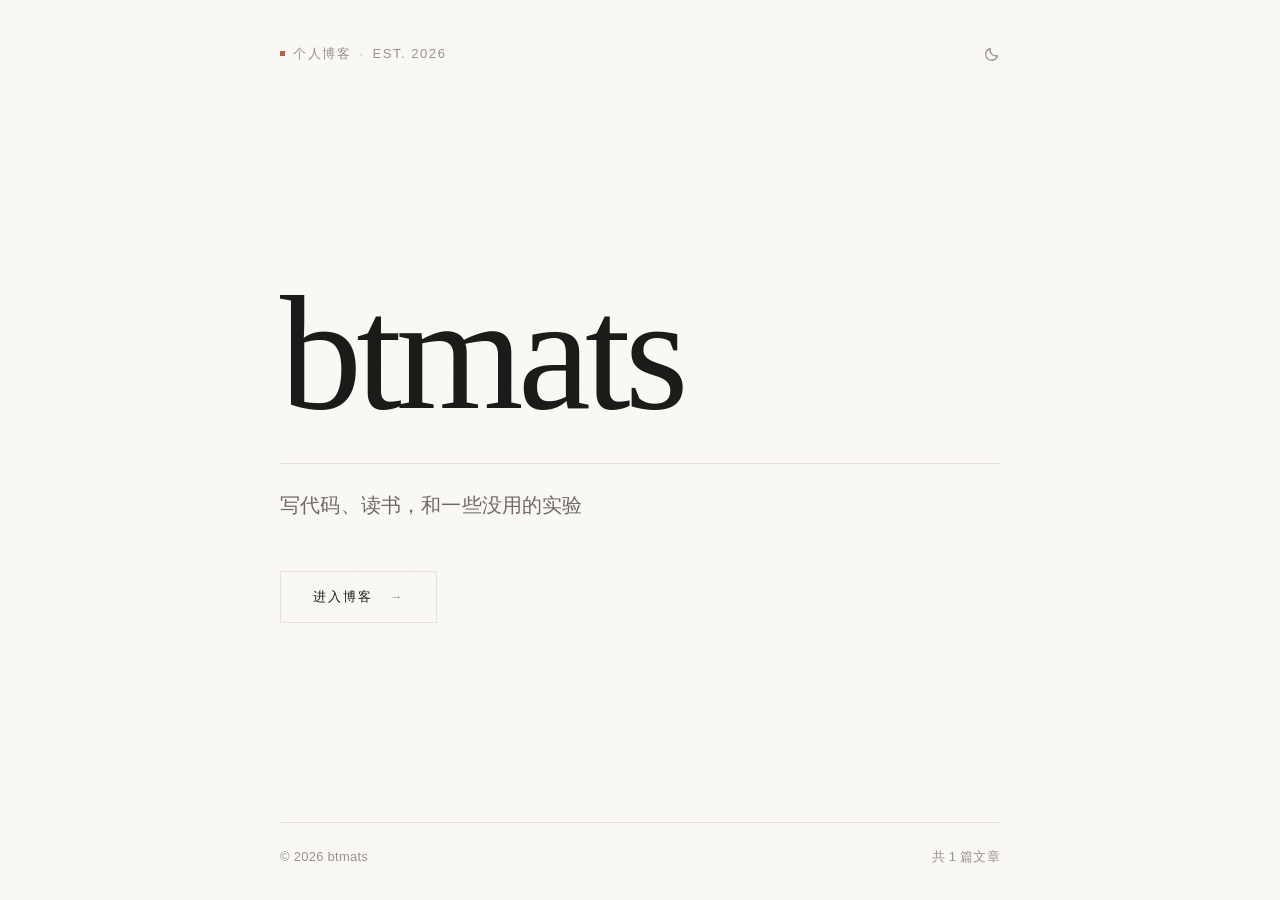
<file: index.html>
<!DOCTYPE html>
<html lang="zh-CN">
<head>
  
<meta charset="utf-8">
<meta name="viewport" content="width=device-width, initial-scale=1">
<script>
  /* 深色模式：在首次绘制之前定下主题，避免闪一下白 */
  (function () {
    var saved = null;
    try { saved = localStorage.getItem('btmats-theme'); } catch (e) {}
    if (saved !== 'light' && saved !== 'dark') {
      saved = (window.matchMedia && window.matchMedia('(prefers-color-scheme: dark)').matches) ? 'dark' : 'light';
    }
    document.documentElement.setAttribute('data-theme', saved);
  })();
</script>
<title>btmats</title>
<meta name="description" content="写代码、读书，和一些没用的实验">
<meta name="color-scheme" content="light dark">
<meta name="theme-color" content="#FAF9F6">
<link rel="canonical" href="https://btmats.github.io/">
<meta property="og:title" content="btmats">
<meta property="og:description" content="写代码、读书，和一些没用的实验">
<meta property="og:type" content="website">
<meta property="og:site_name" content="btmats">
<meta property="og:url" content="https://btmats.github.io/">

<link rel="preconnect" href="https://fonts.googleapis.cn" crossorigin>
<link rel="preconnect" href="https://fonts.gstatic.cn" crossorigin>
<link rel="stylesheet" href="https://fonts.googleapis.cn/css2?family=EB+Garamond:ital,wght@0,400;0,500&amp;family=IBM+Plex+Sans:wght@400;500&amp;family=Noto+Sans+SC:wght@400&amp;family=Noto+Serif+SC:wght@400;500&amp;display=swap" media="print" onload="this.media='all'">
<noscript><link rel="stylesheet" href="https://fonts.googleapis.cn/css2?family=EB+Garamond:ital,wght@0,400;0,500&amp;family=IBM+Plex+Sans:wght@400;500&amp;family=Noto+Sans+SC:wght@400&amp;family=Noto+Serif+SC:wght@400;500&amp;display=swap"></noscript>
<link rel="stylesheet" href="/css/tokens.css">
<link rel="stylesheet" href="/css/style.css">
<script>if(!(window.matchMedia&&window.matchMedia('(prefers-reduced-motion: reduce)').matches)){document.documentElement.classList.add('js-reveal')}</script>

<meta name="generator" content="Hexo 7.3.0"></head>
<body class="is-cover">
  
    
<div class="cover">
  <header class="cover__bar">
    <p class="cover__meta">
      <span class="cover__mark" aria-hidden="true"></span>个人博客
      <span class="cover__sep" aria-hidden="true">·</span>
      <span>EST. 2026</span>
    </p>
    <button class="theme-toggle" type="button" data-theme-toggle aria-label="切换到深色" title="切换到深色">
  <span class="theme-toggle__icon theme-toggle__icon--moon" aria-hidden="true">
    <svg viewBox="0 0 16 16" width="16" height="16" fill="none" stroke="currentColor" stroke-width="1.3" stroke-linecap="round" stroke-linejoin="round"><path d="M13.4 9.7A5.9 5.9 0 0 1 6.3 2.6 5.9 5.9 0 1 0 13.4 9.7Z"/></svg>
  </span>
  <span class="theme-toggle__icon theme-toggle__icon--sun" aria-hidden="true">
    <svg viewBox="0 0 16 16" width="16" height="16" fill="none" stroke="currentColor" stroke-width="1.3" stroke-linecap="round"><circle cx="8" cy="8" r="3.1"/><path d="M8 1.1v1.7M8 13.2v1.7M1.1 8h1.7M13.2 8h1.7M3.2 3.2l1.2 1.2M11.6 11.6l1.2 1.2M12.8 3.2l-1.2 1.2M4.4 11.6l-1.2 1.2"/></svg>
  </span>
</button>

  </header>

  <main class="cover__main">
    <h1 class="cover__name">btmats</h1>
    <div class="cover__rule" aria-hidden="true"></div>
    <p class="cover__tagline">写代码、读书，和一些没用的实验</p>
    <a class="cover__enter" href="/blog/">
      <span class="cover__enter-label">进入博客</span>
      <span class="cover__enter-arrow" aria-hidden="true">→</span>
    </a>
  </main>

  <footer class="cover__foot">
    <span>&copy; 2026 btmats</span>
    <span>共 1 篇文章</span>
  </footer>
</div>

  
  <script src="/js/site.js" defer></script>
</body>
</html>
</file>
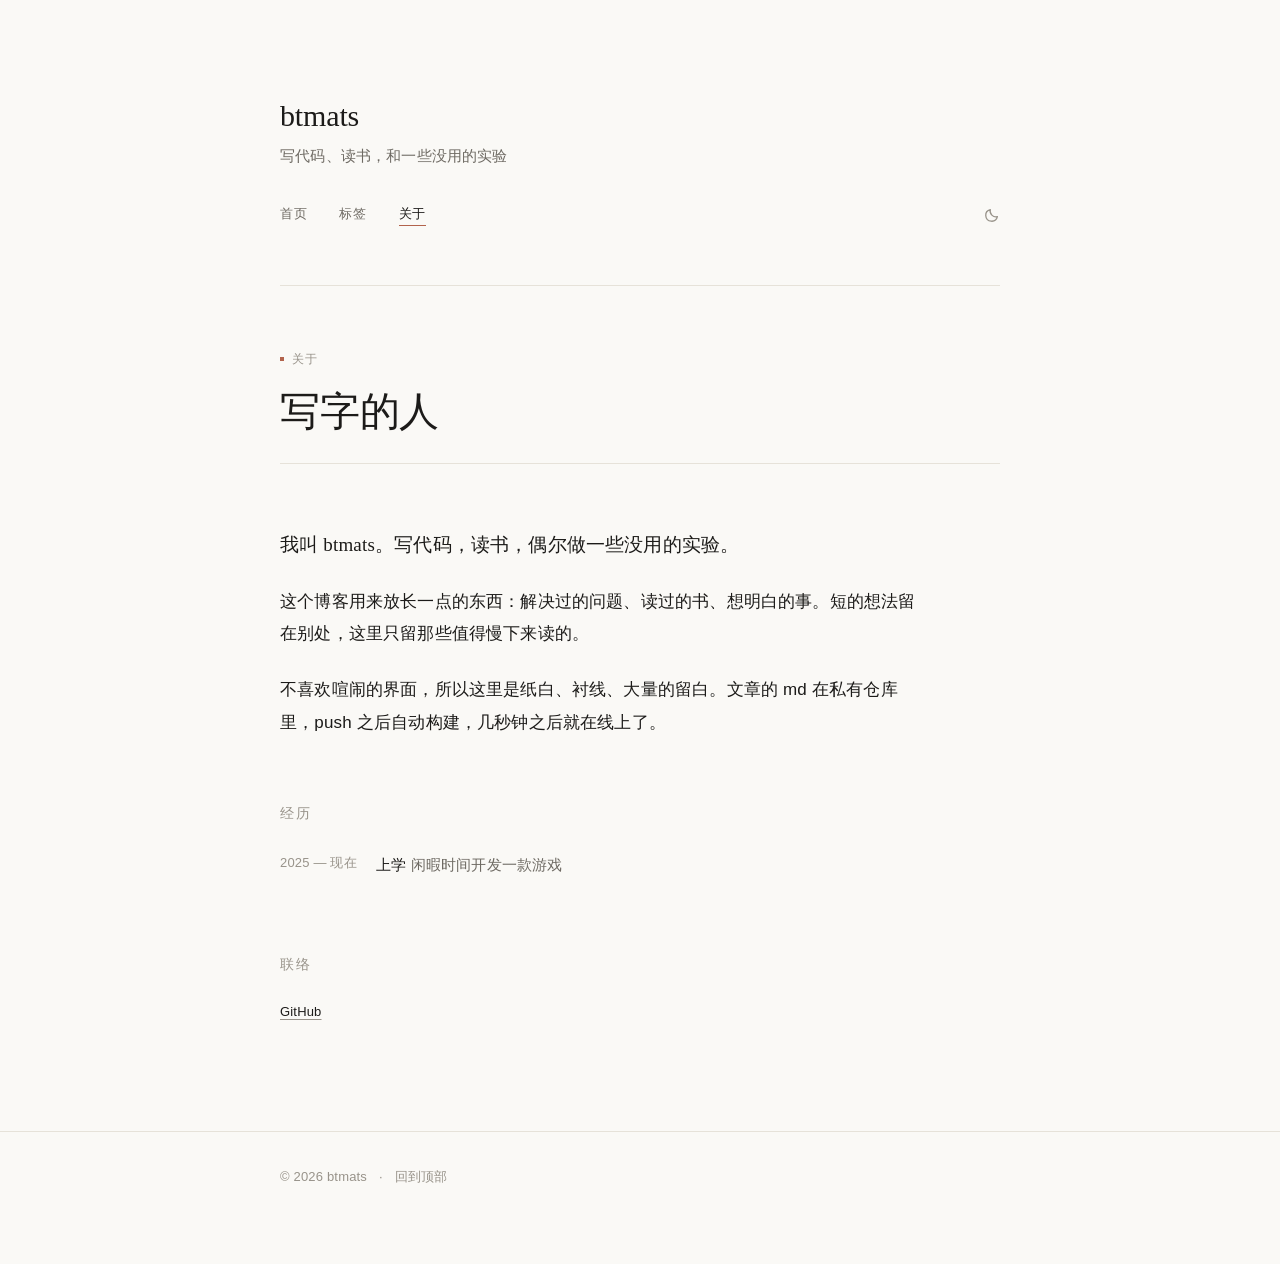
<file: about/index.html>
<!DOCTYPE html>
<html lang="zh-CN">
<head>
  
<meta charset="utf-8">
<meta name="viewport" content="width=device-width, initial-scale=1">
<script>
  /* 深色模式：在首次绘制之前定下主题，避免闪一下白 */
  (function () {
    var saved = null;
    try { saved = localStorage.getItem('btmats-theme'); } catch (e) {}
    if (saved !== 'light' && saved !== 'dark') {
      saved = (window.matchMedia && window.matchMedia('(prefers-color-scheme: dark)').matches) ? 'dark' : 'light';
    }
    document.documentElement.setAttribute('data-theme', saved);
  })();
</script>
<title>关于 · btmats</title>
<meta name="description" content="写代码、读书，和一些没用的实验">
<meta name="color-scheme" content="light dark">
<meta name="theme-color" content="#FAF9F6">
<link rel="canonical" href="https://btmats.github.io/about/">
<meta property="og:title" content="关于">
<meta property="og:description" content="写代码、读书，和一些没用的实验">
<meta property="og:type" content="website">
<meta property="og:site_name" content="btmats">
<meta property="og:url" content="https://btmats.github.io/about/">

<link rel="preconnect" href="https://fonts.googleapis.cn" crossorigin>
<link rel="preconnect" href="https://fonts.gstatic.cn" crossorigin>
<link rel="stylesheet" href="https://fonts.googleapis.cn/css2?family=EB+Garamond:ital,wght@0,400;0,500&amp;family=IBM+Plex+Sans:wght@400;500&amp;family=Noto+Sans+SC:wght@400&amp;family=Noto+Serif+SC:wght@400;500&amp;display=swap" media="print" onload="this.media='all'">
<noscript><link rel="stylesheet" href="https://fonts.googleapis.cn/css2?family=EB+Garamond:ital,wght@0,400;0,500&amp;family=IBM+Plex+Sans:wght@400;500&amp;family=Noto+Sans+SC:wght@400&amp;family=Noto+Serif+SC:wght@400;500&amp;display=swap"></noscript>
<link rel="stylesheet" href="/css/tokens.css">
<link rel="stylesheet" href="/css/style.css">
<script>if(!(window.matchMedia&&window.matchMedia('(prefers-reduced-motion: reduce)').matches)){document.documentElement.classList.add('js-reveal')}</script>

<meta name="generator" content="Hexo 7.3.0"></head>
<body>
  
    <a class="skip" href="#main">跳到正文</a>
    
<header class="site-head">
  <div class="wrap">
    
      <p class="site-brand"><a href="/blog/">btmats</a></p>
    
    
      <p class="site-tagline">写代码、读书，和一些没用的实验</p>
    
    <div class="site-bar">
      <nav class="site-nav" aria-label="主导航">
        
          
          <a class="site-nav__link" href="/blog/">首页</a>
        
          
          <a class="site-nav__link" href="/tags/">标签</a>
        
          
          <a class="site-nav__link is-current" href="/about/" aria-current="page">关于</a>
        
      </nav>
      <button class="theme-toggle" type="button" data-theme-toggle aria-label="切换到深色" title="切换到深色">
  <span class="theme-toggle__icon theme-toggle__icon--moon" aria-hidden="true">
    <svg viewBox="0 0 16 16" width="16" height="16" fill="none" stroke="currentColor" stroke-width="1.3" stroke-linecap="round" stroke-linejoin="round"><path d="M13.4 9.7A5.9 5.9 0 0 1 6.3 2.6 5.9 5.9 0 1 0 13.4 9.7Z"/></svg>
  </span>
  <span class="theme-toggle__icon theme-toggle__icon--sun" aria-hidden="true">
    <svg viewBox="0 0 16 16" width="16" height="16" fill="none" stroke="currentColor" stroke-width="1.3" stroke-linecap="round"><circle cx="8" cy="8" r="3.1"/><path d="M8 1.1v1.7M8 13.2v1.7M1.1 8h1.7M13.2 8h1.7M3.2 3.2l1.2 1.2M11.6 11.6l1.2 1.2M12.8 3.2l-1.2 1.2M4.4 11.6l-1.2 1.2"/></svg>
  </span>
</button>

    </div>
    <hr class="rule">
  </div>
</header>

    <main class="main wrap" id="main">
      <article class="article">
  <header class="article__head">
    <p class="kicker">
      <span class="kicker__dot" aria-hidden="true"></span>关于
    </p>
    <h1 class="article__title">写字的人</h1>
  </header>
  <hr class="article__rule">
  <div class="prose prose--about">
    <p>我叫 btmats。写代码，读书，偶尔做一些没用的实验。</p>
<p>这个博客用来放长一点的东西：解决过的问题、读过的书、想明白的事。短的想法留在别处，这里只留那些值得慢下来读的。</p>
<p>不喜欢喧闹的界面，所以这里是纸白、衬线、大量的留白。文章的 md 在私有仓库里，push 之后自动构建，几秒钟之后就在线上了。</p>
<!-- 上面三段随意改；删掉某一段不会留下空隙。经历与联络在 front-matter 里，不想显示就整段删掉。 -->

  </div>
  
    <section class="about__section">
      <h2 class="about__label">经历</h2>
      
        <div class="about__row">
          <div class="about__years">2025 — 现在</div>
          <div class="about__what">上学 <span>闲暇时间开发一款游戏</span></div>
        </div>
      
    </section>
  
  
    <section class="about__section">
      <h2 class="about__label">联络</h2>
      <div class="about__contact">
        
          <a target="_blank" rel="noopener" href="https://github.com/btmats">GitHub</a>
        
      </div>
    </section>
  
</article>

    </main>
    
<footer class="site-foot">
  <div class="wrap">
    <div class="site-foot__inner">
      <span>&copy; 2026 btmats</span>
      <span aria-hidden="true">·</span>
      
      <a href="#main">回到顶部</a>
    </div>
  </div>
</footer>

  
  <script src="/js/site.js" defer></script>
</body>
</html>
</file>
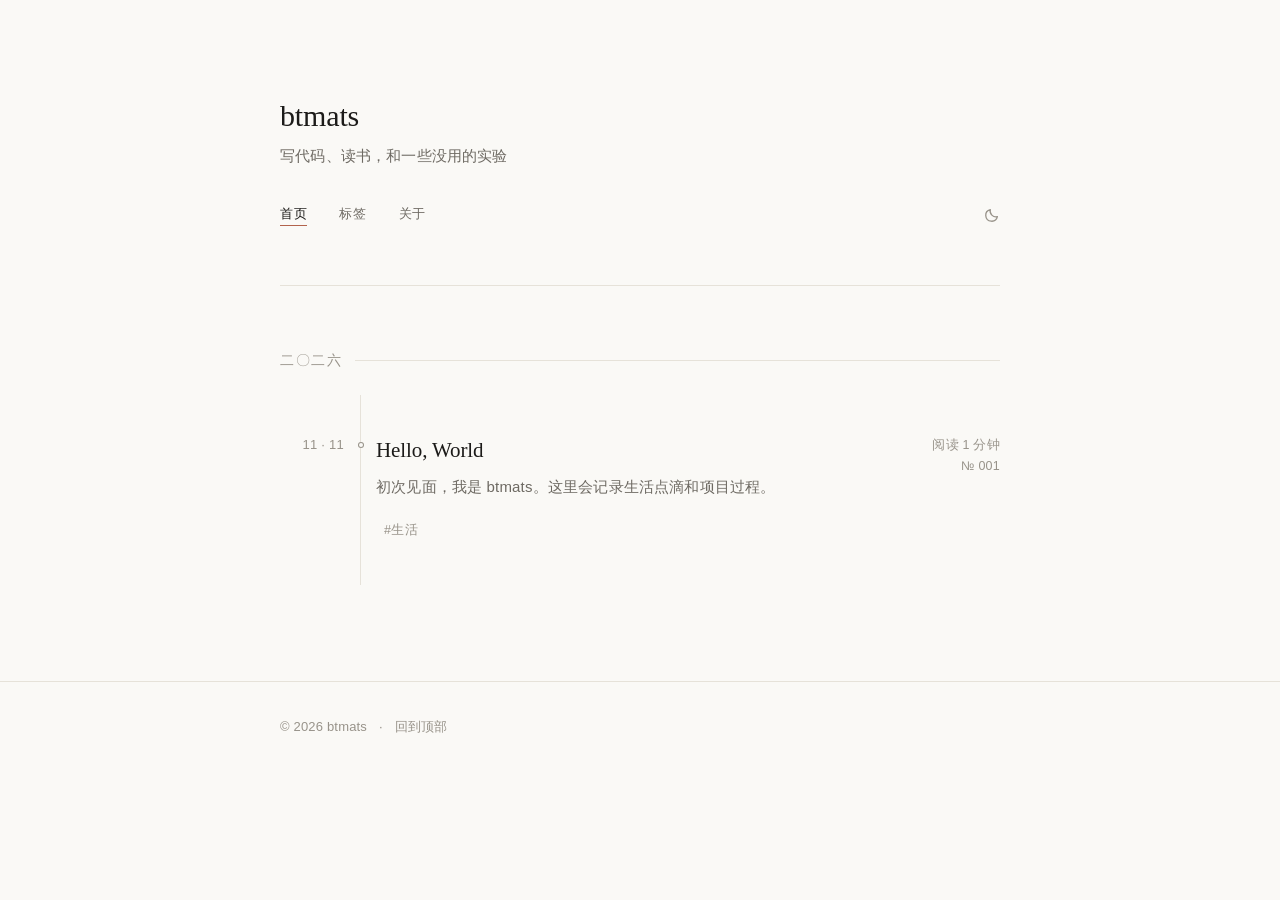
<file: blog/index.html>
<!DOCTYPE html>
<html lang="zh-CN">
<head>
  
<meta charset="utf-8">
<meta name="viewport" content="width=device-width, initial-scale=1">
<script>
  /* 深色模式：在首次绘制之前定下主题，避免闪一下白 */
  (function () {
    var saved = null;
    try { saved = localStorage.getItem('btmats-theme'); } catch (e) {}
    if (saved !== 'light' && saved !== 'dark') {
      saved = (window.matchMedia && window.matchMedia('(prefers-color-scheme: dark)').matches) ? 'dark' : 'light';
    }
    document.documentElement.setAttribute('data-theme', saved);
  })();
</script>
<title>btmats</title>
<meta name="description" content="写代码、读书，和一些没用的实验">
<meta name="color-scheme" content="light dark">
<meta name="theme-color" content="#FAF9F6">
<link rel="canonical" href="https://btmats.github.io/blog/">
<meta property="og:title" content="btmats">
<meta property="og:description" content="写代码、读书，和一些没用的实验">
<meta property="og:type" content="website">
<meta property="og:site_name" content="btmats">
<meta property="og:url" content="https://btmats.github.io/blog/">

<link rel="preconnect" href="https://fonts.googleapis.cn" crossorigin>
<link rel="preconnect" href="https://fonts.gstatic.cn" crossorigin>
<link rel="stylesheet" href="https://fonts.googleapis.cn/css2?family=EB+Garamond:ital,wght@0,400;0,500&amp;family=IBM+Plex+Sans:wght@400;500&amp;family=Noto+Sans+SC:wght@400&amp;family=Noto+Serif+SC:wght@400;500&amp;display=swap" media="print" onload="this.media='all'">
<noscript><link rel="stylesheet" href="https://fonts.googleapis.cn/css2?family=EB+Garamond:ital,wght@0,400;0,500&amp;family=IBM+Plex+Sans:wght@400;500&amp;family=Noto+Sans+SC:wght@400&amp;family=Noto+Serif+SC:wght@400;500&amp;display=swap"></noscript>
<link rel="stylesheet" href="/css/tokens.css">
<link rel="stylesheet" href="/css/style.css">
<script>if(!(window.matchMedia&&window.matchMedia('(prefers-reduced-motion: reduce)').matches)){document.documentElement.classList.add('js-reveal')}</script>

<meta name="generator" content="Hexo 7.3.0"></head>
<body>
  
    <a class="skip" href="#main">跳到正文</a>
    
<header class="site-head">
  <div class="wrap">
    
      <h1 class="site-brand"><a href="/blog/">btmats</a></h1>
    
    
      <p class="site-tagline">写代码、读书，和一些没用的实验</p>
    
    <div class="site-bar">
      <nav class="site-nav" aria-label="主导航">
        
          
          <a class="site-nav__link is-current" href="/blog/" aria-current="page">首页</a>
        
          
          <a class="site-nav__link" href="/tags/">标签</a>
        
          
          <a class="site-nav__link" href="/about/">关于</a>
        
      </nav>
      <button class="theme-toggle" type="button" data-theme-toggle aria-label="切换到深色" title="切换到深色">
  <span class="theme-toggle__icon theme-toggle__icon--moon" aria-hidden="true">
    <svg viewBox="0 0 16 16" width="16" height="16" fill="none" stroke="currentColor" stroke-width="1.3" stroke-linecap="round" stroke-linejoin="round"><path d="M13.4 9.7A5.9 5.9 0 0 1 6.3 2.6 5.9 5.9 0 1 0 13.4 9.7Z"/></svg>
  </span>
  <span class="theme-toggle__icon theme-toggle__icon--sun" aria-hidden="true">
    <svg viewBox="0 0 16 16" width="16" height="16" fill="none" stroke="currentColor" stroke-width="1.3" stroke-linecap="round"><circle cx="8" cy="8" r="3.1"/><path d="M8 1.1v1.7M8 13.2v1.7M1.1 8h1.7M13.2 8h1.7M3.2 3.2l1.2 1.2M11.6 11.6l1.2 1.2M12.8 3.2l-1.2 1.2M4.4 11.6l-1.2 1.2"/></svg>
  </span>
</button>

    </div>
    <hr class="rule">
  </div>
</header>

    <main class="main wrap" id="main">
      

  

  <section class="year">
    <h2 class="year__label">二〇二六</h2>
    <ul class="items">
      
        <li class="item" data-reveal>
          <span class="item__sep" aria-hidden="true"></span>
          <div class="item__date">11 · 11</div>
          <div class="item__body">
            <h3 class="item__title"><a href="/2026/11/11/hello-world/">Hello, World</a></h3>
            
            
              <p class="item__excerpt">初次见面，我是 btmats。这里会记录生活点滴和项目过程。</p>
            
            
              <ul class="item__tags">
                
                  <li><a class="item__tag" href="/tags/%E7%94%9F%E6%B4%BB/">#生活</a></li>
                
              </ul>
            
          </div>
          <div class="item__aside">
            <span>阅读 1 分钟</span>
            <span>№ 001</span>
          </div>
        </li>
        
      
    </ul>
  </section>


  


    </main>
    
<footer class="site-foot">
  <div class="wrap">
    <div class="site-foot__inner">
      <span>&copy; 2026 btmats</span>
      <span aria-hidden="true">·</span>
      
      <a href="#main">回到顶部</a>
    </div>
  </div>
</footer>

  
  <script src="/js/site.js" defer></script>
</body>
</html>
</file>
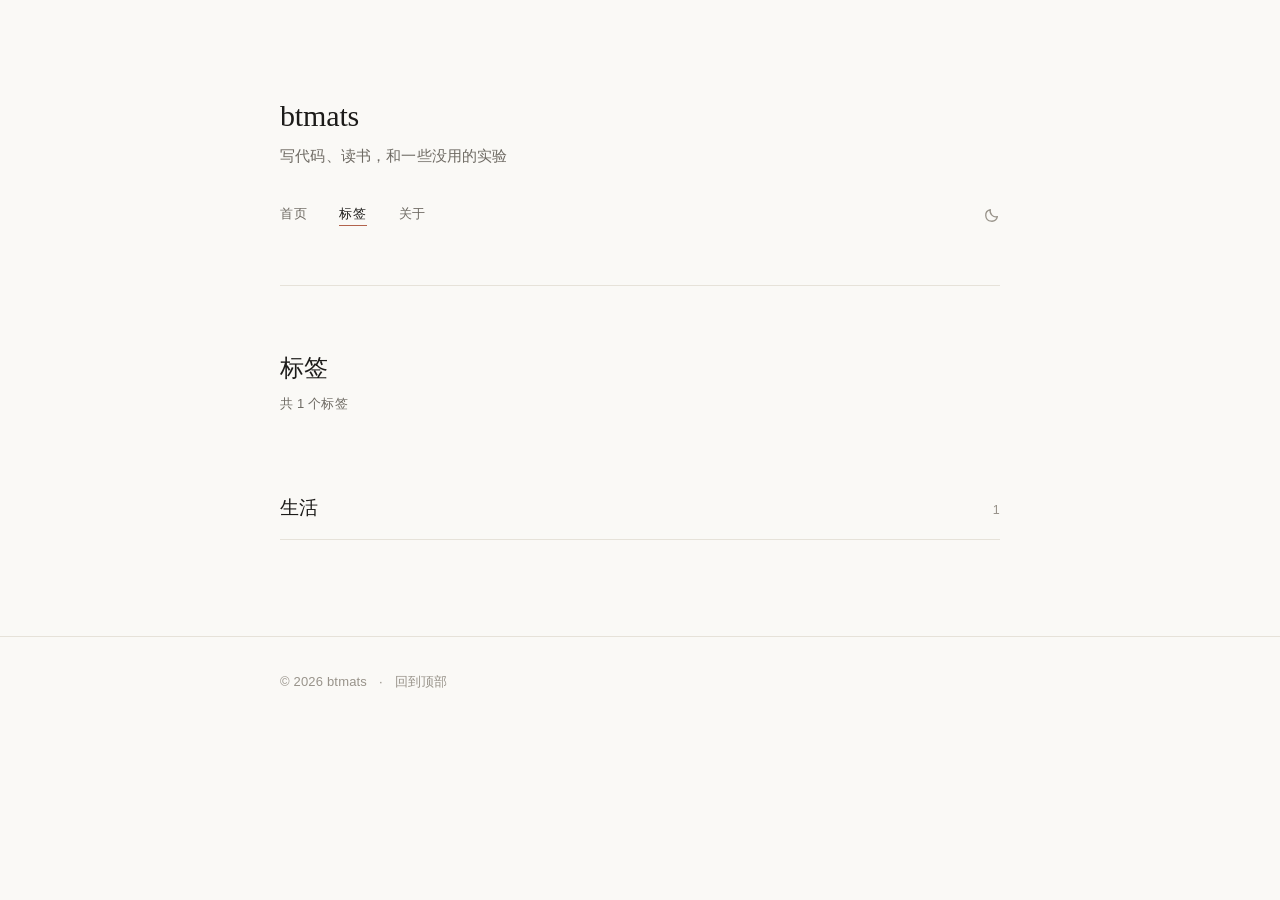
<file: tags/index.html>
<!DOCTYPE html>
<html lang="zh-CN">
<head>
  
<meta charset="utf-8">
<meta name="viewport" content="width=device-width, initial-scale=1">
<script>
  /* 深色模式：在首次绘制之前定下主题，避免闪一下白 */
  (function () {
    var saved = null;
    try { saved = localStorage.getItem('btmats-theme'); } catch (e) {}
    if (saved !== 'light' && saved !== 'dark') {
      saved = (window.matchMedia && window.matchMedia('(prefers-color-scheme: dark)').matches) ? 'dark' : 'light';
    }
    document.documentElement.setAttribute('data-theme', saved);
  })();
</script>
<title>标签 · btmats</title>
<meta name="description" content="写代码、读书，和一些没用的实验">
<meta name="color-scheme" content="light dark">
<meta name="theme-color" content="#FAF9F6">
<link rel="canonical" href="https://btmats.github.io/tags/">
<meta property="og:title" content="标签">
<meta property="og:description" content="写代码、读书，和一些没用的实验">
<meta property="og:type" content="website">
<meta property="og:site_name" content="btmats">
<meta property="og:url" content="https://btmats.github.io/tags/">

<link rel="preconnect" href="https://fonts.googleapis.cn" crossorigin>
<link rel="preconnect" href="https://fonts.gstatic.cn" crossorigin>
<link rel="stylesheet" href="https://fonts.googleapis.cn/css2?family=EB+Garamond:ital,wght@0,400;0,500&amp;family=IBM+Plex+Sans:wght@400;500&amp;family=Noto+Sans+SC:wght@400&amp;family=Noto+Serif+SC:wght@400;500&amp;display=swap" media="print" onload="this.media='all'">
<noscript><link rel="stylesheet" href="https://fonts.googleapis.cn/css2?family=EB+Garamond:ital,wght@0,400;0,500&amp;family=IBM+Plex+Sans:wght@400;500&amp;family=Noto+Sans+SC:wght@400&amp;family=Noto+Serif+SC:wght@400;500&amp;display=swap"></noscript>
<link rel="stylesheet" href="/css/tokens.css">
<link rel="stylesheet" href="/css/style.css">
<script>if(!(window.matchMedia&&window.matchMedia('(prefers-reduced-motion: reduce)').matches)){document.documentElement.classList.add('js-reveal')}</script>

<meta name="generator" content="Hexo 7.3.0"></head>
<body>
  
    <a class="skip" href="#main">跳到正文</a>
    
<header class="site-head">
  <div class="wrap">
    
      <p class="site-brand"><a href="/blog/">btmats</a></p>
    
    
      <p class="site-tagline">写代码、读书，和一些没用的实验</p>
    
    <div class="site-bar">
      <nav class="site-nav" aria-label="主导航">
        
          
          <a class="site-nav__link" href="/blog/">首页</a>
        
          
          <a class="site-nav__link is-current" href="/tags/" aria-current="page">标签</a>
        
          
          <a class="site-nav__link" href="/about/">关于</a>
        
      </nav>
      <button class="theme-toggle" type="button" data-theme-toggle aria-label="切换到深色" title="切换到深色">
  <span class="theme-toggle__icon theme-toggle__icon--moon" aria-hidden="true">
    <svg viewBox="0 0 16 16" width="16" height="16" fill="none" stroke="currentColor" stroke-width="1.3" stroke-linecap="round" stroke-linejoin="round"><path d="M13.4 9.7A5.9 5.9 0 0 1 6.3 2.6 5.9 5.9 0 1 0 13.4 9.7Z"/></svg>
  </span>
  <span class="theme-toggle__icon theme-toggle__icon--sun" aria-hidden="true">
    <svg viewBox="0 0 16 16" width="16" height="16" fill="none" stroke="currentColor" stroke-width="1.3" stroke-linecap="round"><circle cx="8" cy="8" r="3.1"/><path d="M8 1.1v1.7M8 13.2v1.7M1.1 8h1.7M13.2 8h1.7M3.2 3.2l1.2 1.2M11.6 11.6l1.2 1.2M12.8 3.2l-1.2 1.2M4.4 11.6l-1.2 1.2"/></svg>
  </span>
</button>

    </div>
    <hr class="rule">
  </div>
</header>

    <main class="main wrap" id="main">
      <header class="page-head">
  <h1 class="page-title">标签</h1>
  <p class="page-sub">共 1 个标签</p>
</header>

  <ul class="taggrid">
    
      <li class="taggrid__row">
        <a class="taggrid__name" href="/tags/%E7%94%9F%E6%B4%BB/">生活</a>
        <span class="taggrid__count">1</span>
      </li>
    
  </ul>


    </main>
    
<footer class="site-foot">
  <div class="wrap">
    <div class="site-foot__inner">
      <span>&copy; 2026 btmats</span>
      <span aria-hidden="true">·</span>
      
      <a href="#main">回到顶部</a>
    </div>
  </div>
</footer>

  
  <script src="/js/site.js" defer></script>
</body>
</html>
</file>
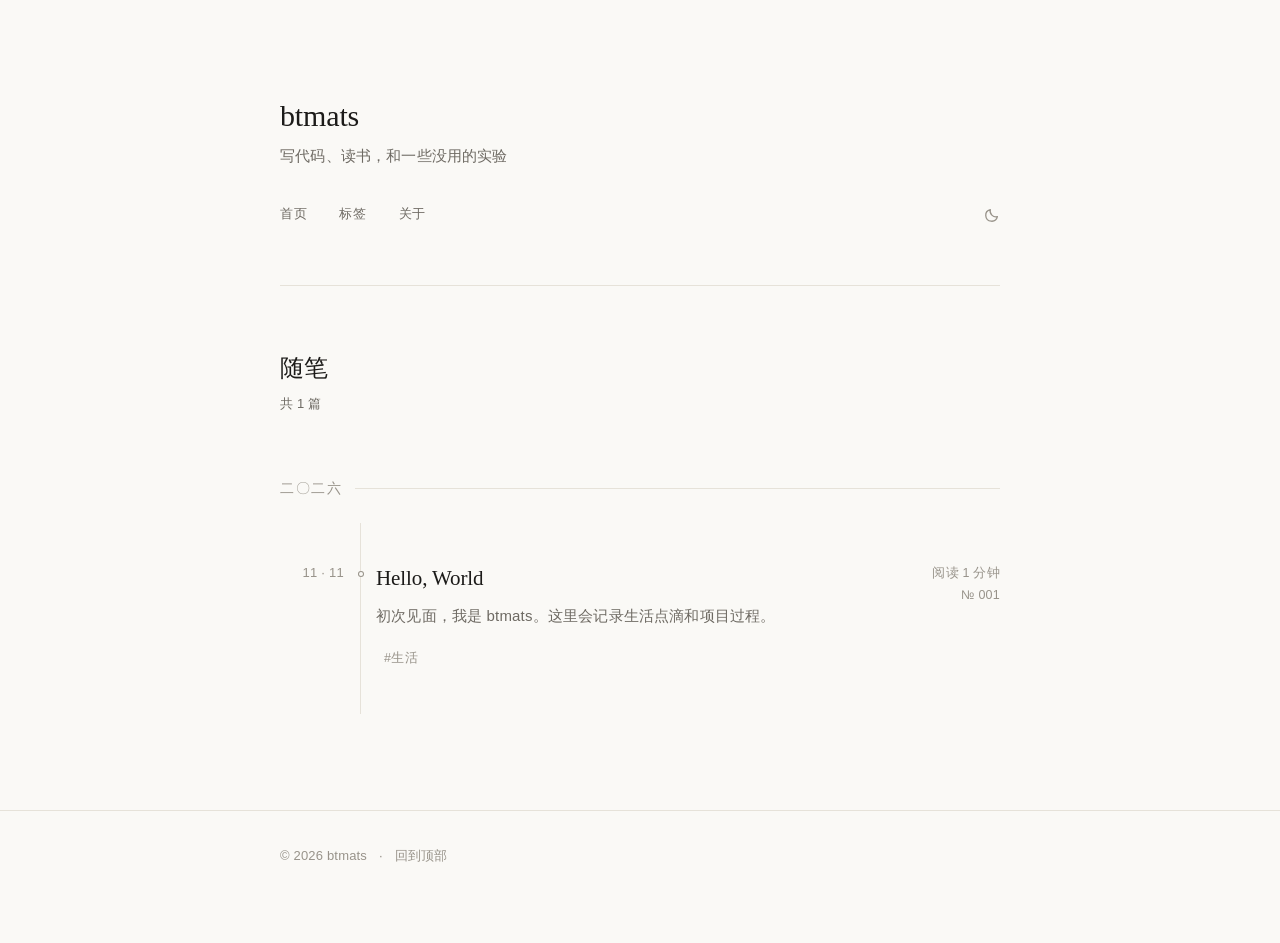
<file: categories/随笔/index.html>
<!DOCTYPE html>
<html lang="zh-CN">
<head>
  
<meta charset="utf-8">
<meta name="viewport" content="width=device-width, initial-scale=1">
<script>
  /* 深色模式：在首次绘制之前定下主题，避免闪一下白 */
  (function () {
    var saved = null;
    try { saved = localStorage.getItem('btmats-theme'); } catch (e) {}
    if (saved !== 'light' && saved !== 'dark') {
      saved = (window.matchMedia && window.matchMedia('(prefers-color-scheme: dark)').matches) ? 'dark' : 'light';
    }
    document.documentElement.setAttribute('data-theme', saved);
  })();
</script>
<title>btmats</title>
<meta name="description" content="写代码、读书，和一些没用的实验">
<meta name="color-scheme" content="light dark">
<meta name="theme-color" content="#FAF9F6">
<link rel="canonical" href="https://btmats.github.io/categories/%E9%9A%8F%E7%AC%94/">
<meta property="og:title" content="btmats">
<meta property="og:description" content="写代码、读书，和一些没用的实验">
<meta property="og:type" content="website">
<meta property="og:site_name" content="btmats">
<meta property="og:url" content="https://btmats.github.io/categories/%E9%9A%8F%E7%AC%94/">

<link rel="preconnect" href="https://fonts.googleapis.cn" crossorigin>
<link rel="preconnect" href="https://fonts.gstatic.cn" crossorigin>
<link rel="stylesheet" href="https://fonts.googleapis.cn/css2?family=EB+Garamond:ital,wght@0,400;0,500&amp;family=IBM+Plex+Sans:wght@400;500&amp;family=Noto+Sans+SC:wght@400&amp;family=Noto+Serif+SC:wght@400;500&amp;display=swap" media="print" onload="this.media='all'">
<noscript><link rel="stylesheet" href="https://fonts.googleapis.cn/css2?family=EB+Garamond:ital,wght@0,400;0,500&amp;family=IBM+Plex+Sans:wght@400;500&amp;family=Noto+Sans+SC:wght@400&amp;family=Noto+Serif+SC:wght@400;500&amp;display=swap"></noscript>
<link rel="stylesheet" href="/css/tokens.css">
<link rel="stylesheet" href="/css/style.css">
<script>if(!(window.matchMedia&&window.matchMedia('(prefers-reduced-motion: reduce)').matches)){document.documentElement.classList.add('js-reveal')}</script>

<meta name="generator" content="Hexo 7.3.0"></head>
<body>
  
    <a class="skip" href="#main">跳到正文</a>
    
<header class="site-head">
  <div class="wrap">
    
      <p class="site-brand"><a href="/blog/">btmats</a></p>
    
    
      <p class="site-tagline">写代码、读书，和一些没用的实验</p>
    
    <div class="site-bar">
      <nav class="site-nav" aria-label="主导航">
        
          
          <a class="site-nav__link" href="/blog/">首页</a>
        
          
          <a class="site-nav__link" href="/tags/">标签</a>
        
          
          <a class="site-nav__link" href="/about/">关于</a>
        
      </nav>
      <button class="theme-toggle" type="button" data-theme-toggle aria-label="切换到深色" title="切换到深色">
  <span class="theme-toggle__icon theme-toggle__icon--moon" aria-hidden="true">
    <svg viewBox="0 0 16 16" width="16" height="16" fill="none" stroke="currentColor" stroke-width="1.3" stroke-linecap="round" stroke-linejoin="round"><path d="M13.4 9.7A5.9 5.9 0 0 1 6.3 2.6 5.9 5.9 0 1 0 13.4 9.7Z"/></svg>
  </span>
  <span class="theme-toggle__icon theme-toggle__icon--sun" aria-hidden="true">
    <svg viewBox="0 0 16 16" width="16" height="16" fill="none" stroke="currentColor" stroke-width="1.3" stroke-linecap="round"><circle cx="8" cy="8" r="3.1"/><path d="M8 1.1v1.7M8 13.2v1.7M1.1 8h1.7M13.2 8h1.7M3.2 3.2l1.2 1.2M11.6 11.6l1.2 1.2M12.8 3.2l-1.2 1.2M4.4 11.6l-1.2 1.2"/></svg>
  </span>
</button>

    </div>
    <hr class="rule">
  </div>
</header>

    <main class="main wrap" id="main">
      
<header class="page-head">
  <h1 class="page-title">随笔</h1>
  <p class="page-sub">共 1 篇</p>
</header>


  <section class="year">
    <h2 class="year__label">二〇二六</h2>
    <ul class="items">
      
        <li class="item" data-reveal>
          <span class="item__sep" aria-hidden="true"></span>
          <div class="item__date">11 · 11</div>
          <div class="item__body">
            <h3 class="item__title"><a href="/2026/11/11/hello-world/">Hello, World</a></h3>
            
            
              <p class="item__excerpt">初次见面，我是 btmats。这里会记录生活点滴和项目过程。</p>
            
            
              <ul class="item__tags">
                
                  <li><a class="item__tag" href="/tags/%E7%94%9F%E6%B4%BB/">#生活</a></li>
                
              </ul>
            
          </div>
          <div class="item__aside">
            <span>阅读 1 分钟</span>
            <span>№ 001</span>
          </div>
        </li>
        
      
    </ul>
  </section>



    </main>
    
<footer class="site-foot">
  <div class="wrap">
    <div class="site-foot__inner">
      <span>&copy; 2026 btmats</span>
      <span aria-hidden="true">·</span>
      
      <a href="#main">回到顶部</a>
    </div>
  </div>
</footer>

  
  <script src="/js/site.js" defer></script>
</body>
</html>
</file>
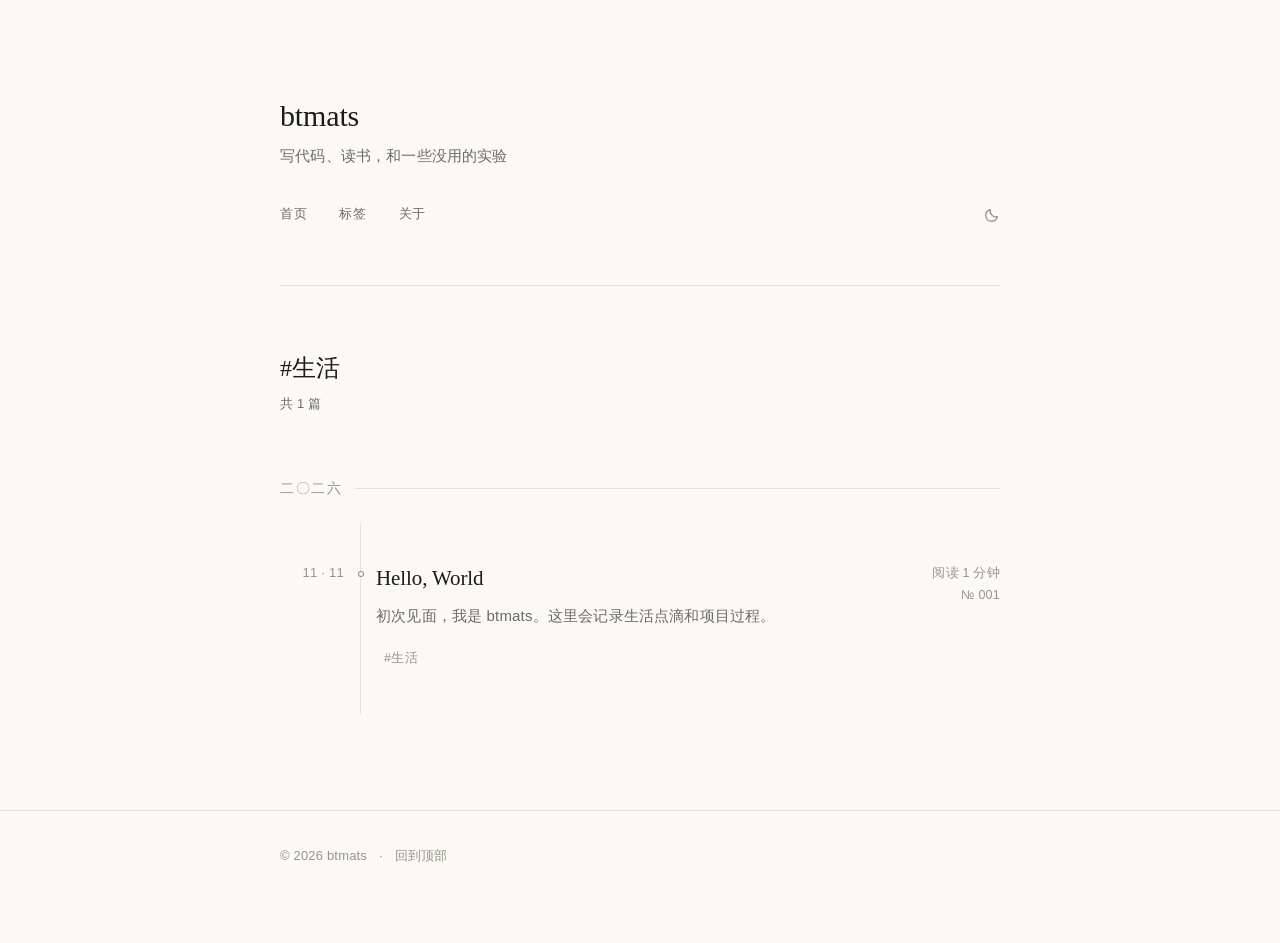
<file: tags/生活/index.html>
<!DOCTYPE html>
<html lang="zh-CN">
<head>
  
<meta charset="utf-8">
<meta name="viewport" content="width=device-width, initial-scale=1">
<script>
  /* 深色模式：在首次绘制之前定下主题，避免闪一下白 */
  (function () {
    var saved = null;
    try { saved = localStorage.getItem('btmats-theme'); } catch (e) {}
    if (saved !== 'light' && saved !== 'dark') {
      saved = (window.matchMedia && window.matchMedia('(prefers-color-scheme: dark)').matches) ? 'dark' : 'light';
    }
    document.documentElement.setAttribute('data-theme', saved);
  })();
</script>
<title>btmats</title>
<meta name="description" content="写代码、读书，和一些没用的实验">
<meta name="color-scheme" content="light dark">
<meta name="theme-color" content="#FAF9F6">
<link rel="canonical" href="https://btmats.github.io/tags/%E7%94%9F%E6%B4%BB/">
<meta property="og:title" content="btmats">
<meta property="og:description" content="写代码、读书，和一些没用的实验">
<meta property="og:type" content="website">
<meta property="og:site_name" content="btmats">
<meta property="og:url" content="https://btmats.github.io/tags/%E7%94%9F%E6%B4%BB/">

<link rel="preconnect" href="https://fonts.googleapis.cn" crossorigin>
<link rel="preconnect" href="https://fonts.gstatic.cn" crossorigin>
<link rel="stylesheet" href="https://fonts.googleapis.cn/css2?family=EB+Garamond:ital,wght@0,400;0,500&amp;family=IBM+Plex+Sans:wght@400;500&amp;family=Noto+Sans+SC:wght@400&amp;family=Noto+Serif+SC:wght@400;500&amp;display=swap" media="print" onload="this.media='all'">
<noscript><link rel="stylesheet" href="https://fonts.googleapis.cn/css2?family=EB+Garamond:ital,wght@0,400;0,500&amp;family=IBM+Plex+Sans:wght@400;500&amp;family=Noto+Sans+SC:wght@400&amp;family=Noto+Serif+SC:wght@400;500&amp;display=swap"></noscript>
<link rel="stylesheet" href="/css/tokens.css">
<link rel="stylesheet" href="/css/style.css">
<script>if(!(window.matchMedia&&window.matchMedia('(prefers-reduced-motion: reduce)').matches)){document.documentElement.classList.add('js-reveal')}</script>

<meta name="generator" content="Hexo 7.3.0"></head>
<body>
  
    <a class="skip" href="#main">跳到正文</a>
    
<header class="site-head">
  <div class="wrap">
    
      <p class="site-brand"><a href="/blog/">btmats</a></p>
    
    
      <p class="site-tagline">写代码、读书，和一些没用的实验</p>
    
    <div class="site-bar">
      <nav class="site-nav" aria-label="主导航">
        
          
          <a class="site-nav__link" href="/blog/">首页</a>
        
          
          <a class="site-nav__link" href="/tags/">标签</a>
        
          
          <a class="site-nav__link" href="/about/">关于</a>
        
      </nav>
      <button class="theme-toggle" type="button" data-theme-toggle aria-label="切换到深色" title="切换到深色">
  <span class="theme-toggle__icon theme-toggle__icon--moon" aria-hidden="true">
    <svg viewBox="0 0 16 16" width="16" height="16" fill="none" stroke="currentColor" stroke-width="1.3" stroke-linecap="round" stroke-linejoin="round"><path d="M13.4 9.7A5.9 5.9 0 0 1 6.3 2.6 5.9 5.9 0 1 0 13.4 9.7Z"/></svg>
  </span>
  <span class="theme-toggle__icon theme-toggle__icon--sun" aria-hidden="true">
    <svg viewBox="0 0 16 16" width="16" height="16" fill="none" stroke="currentColor" stroke-width="1.3" stroke-linecap="round"><circle cx="8" cy="8" r="3.1"/><path d="M8 1.1v1.7M8 13.2v1.7M1.1 8h1.7M13.2 8h1.7M3.2 3.2l1.2 1.2M11.6 11.6l1.2 1.2M12.8 3.2l-1.2 1.2M4.4 11.6l-1.2 1.2"/></svg>
  </span>
</button>

    </div>
    <hr class="rule">
  </div>
</header>

    <main class="main wrap" id="main">
      
<header class="page-head">
  <h1 class="page-title">#生活</h1>
  <p class="page-sub">共 1 篇</p>
</header>


  <section class="year">
    <h2 class="year__label">二〇二六</h2>
    <ul class="items">
      
        <li class="item" data-reveal>
          <span class="item__sep" aria-hidden="true"></span>
          <div class="item__date">11 · 11</div>
          <div class="item__body">
            <h3 class="item__title"><a href="/2026/11/11/hello-world/">Hello, World</a></h3>
            
            
              <p class="item__excerpt">初次见面，我是 btmats。这里会记录生活点滴和项目过程。</p>
            
            
              <ul class="item__tags">
                
                  <li><a class="item__tag" href="/tags/%E7%94%9F%E6%B4%BB/">#生活</a></li>
                
              </ul>
            
          </div>
          <div class="item__aside">
            <span>阅读 1 分钟</span>
            <span>№ 001</span>
          </div>
        </li>
        
      
    </ul>
  </section>



    </main>
    
<footer class="site-foot">
  <div class="wrap">
    <div class="site-foot__inner">
      <span>&copy; 2026 btmats</span>
      <span aria-hidden="true">·</span>
      
      <a href="#main">回到顶部</a>
    </div>
  </div>
</footer>

  
  <script src="/js/site.js" defer></script>
</body>
</html>
</file>
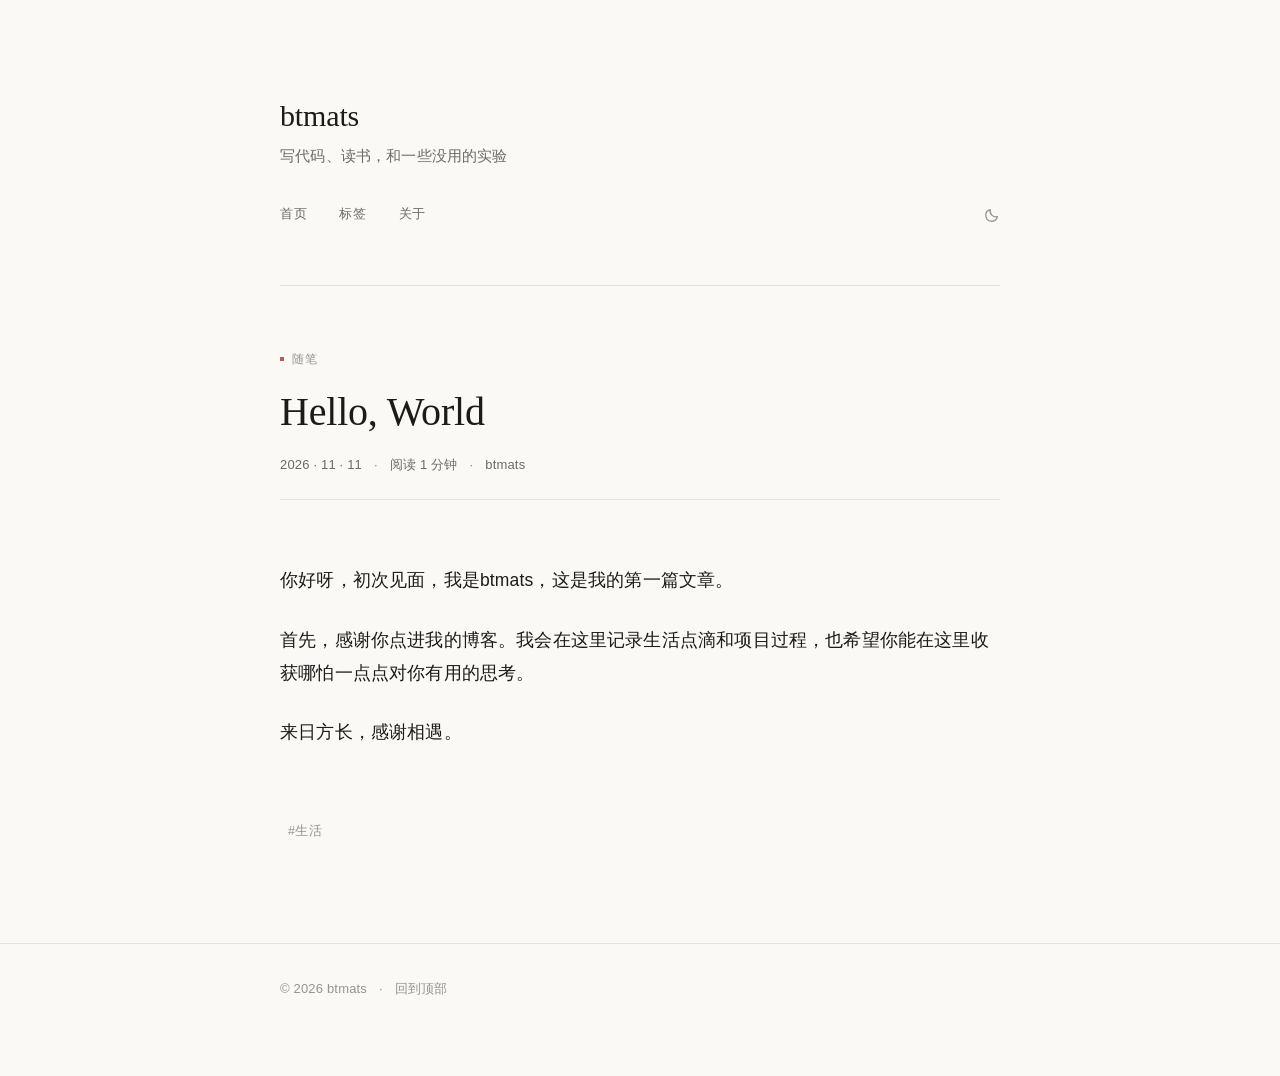
<file: 2026/11/11/hello-world/index.html>
<!DOCTYPE html>
<html lang="zh-CN">
<head>
  
<meta charset="utf-8">
<meta name="viewport" content="width=device-width, initial-scale=1">
<script>
  /* 深色模式：在首次绘制之前定下主题，避免闪一下白 */
  (function () {
    var saved = null;
    try { saved = localStorage.getItem('btmats-theme'); } catch (e) {}
    if (saved !== 'light' && saved !== 'dark') {
      saved = (window.matchMedia && window.matchMedia('(prefers-color-scheme: dark)').matches) ? 'dark' : 'light';
    }
    document.documentElement.setAttribute('data-theme', saved);
  })();
</script>
<title>Hello, World · btmats</title>
<meta name="description" content="初次见面，我是 btmats。这里会记录生活点滴和项目过程。">
<meta name="color-scheme" content="light dark">
<meta name="theme-color" content="#FAF9F6">
<link rel="canonical" href="https://btmats.github.io/2026/11/11/hello-world/">
<meta property="og:title" content="Hello, World">
<meta property="og:description" content="初次见面，我是 btmats。这里会记录生活点滴和项目过程。">
<meta property="og:type" content="article">
<meta property="og:site_name" content="btmats">
<meta property="og:url" content="https://btmats.github.io/2026/11/11/hello-world/">

<link rel="preconnect" href="https://fonts.googleapis.cn" crossorigin>
<link rel="preconnect" href="https://fonts.gstatic.cn" crossorigin>
<link rel="stylesheet" href="https://fonts.googleapis.cn/css2?family=EB+Garamond:ital,wght@0,400;0,500&amp;family=IBM+Plex+Sans:wght@400;500&amp;family=Noto+Sans+SC:wght@400&amp;family=Noto+Serif+SC:wght@400;500&amp;display=swap" media="print" onload="this.media='all'">
<noscript><link rel="stylesheet" href="https://fonts.googleapis.cn/css2?family=EB+Garamond:ital,wght@0,400;0,500&amp;family=IBM+Plex+Sans:wght@400;500&amp;family=Noto+Sans+SC:wght@400&amp;family=Noto+Serif+SC:wght@400;500&amp;display=swap"></noscript>
<link rel="stylesheet" href="/css/tokens.css">
<link rel="stylesheet" href="/css/style.css">
<script>if(!(window.matchMedia&&window.matchMedia('(prefers-reduced-motion: reduce)').matches)){document.documentElement.classList.add('js-reveal')}</script>

<meta name="generator" content="Hexo 7.3.0"></head>
<body>
  
    <a class="skip" href="#main">跳到正文</a>
    
<header class="site-head">
  <div class="wrap">
    
      <p class="site-brand"><a href="/blog/">btmats</a></p>
    
    
      <p class="site-tagline">写代码、读书，和一些没用的实验</p>
    
    <div class="site-bar">
      <nav class="site-nav" aria-label="主导航">
        
          
          <a class="site-nav__link" href="/blog/">首页</a>
        
          
          <a class="site-nav__link" href="/tags/">标签</a>
        
          
          <a class="site-nav__link" href="/about/">关于</a>
        
      </nav>
      <button class="theme-toggle" type="button" data-theme-toggle aria-label="切换到深色" title="切换到深色">
  <span class="theme-toggle__icon theme-toggle__icon--moon" aria-hidden="true">
    <svg viewBox="0 0 16 16" width="16" height="16" fill="none" stroke="currentColor" stroke-width="1.3" stroke-linecap="round" stroke-linejoin="round"><path d="M13.4 9.7A5.9 5.9 0 0 1 6.3 2.6 5.9 5.9 0 1 0 13.4 9.7Z"/></svg>
  </span>
  <span class="theme-toggle__icon theme-toggle__icon--sun" aria-hidden="true">
    <svg viewBox="0 0 16 16" width="16" height="16" fill="none" stroke="currentColor" stroke-width="1.3" stroke-linecap="round"><circle cx="8" cy="8" r="3.1"/><path d="M8 1.1v1.7M8 13.2v1.7M1.1 8h1.7M13.2 8h1.7M3.2 3.2l1.2 1.2M11.6 11.6l1.2 1.2M12.8 3.2l-1.2 1.2M4.4 11.6l-1.2 1.2"/></svg>
  </span>
</button>

    </div>
    <hr class="rule">
  </div>
</header>

    <main class="main wrap" id="main">
      
<article class="article">
  <header class="article__head">
    <p class="kicker">
      <span class="kicker__dot" aria-hidden="true"></span>随笔
    </p>
    <h1 class="article__title">Hello, World</h1>
    <p class="article__meta">
      <time datetime="2026-11-11T14:50:00.000Z">2026 · 11 · 11</time>
      <span class="sep" aria-hidden="true">·</span>
      <span>阅读 1 分钟</span>
      
        <span class="sep" aria-hidden="true">·</span>
        <span>btmats</span>
      
    </p>
  </header>
  <hr class="article__rule">
  <div class="prose">
    <p>你好呀，初次见面，我是btmats，这是我的第一篇文章。</p>
<p>首先，感谢你点进我的博客。我会在这里记录生活点滴和项目过程，也希望你能在这里收获哪怕一点点对你有用的思考。</p>
<p>来日方长，感谢相遇。</p>

  </div>
  
    <ul class="article__tags">
      
        <li><a class="item__tag" href="/tags/%E7%94%9F%E6%B4%BB/">#生活</a></li>
      
    </ul>
  
  
</article>

    </main>
    
<footer class="site-foot">
  <div class="wrap">
    <div class="site-foot__inner">
      <span>&copy; 2026 btmats</span>
      <span aria-hidden="true">·</span>
      
      <a href="#main">回到顶部</a>
    </div>
  </div>
</footer>

  
  <script src="/js/site.js" defer></script>
</body>
</html>
</file>
<file: css/tokens.css>
/* ============================================================
   设计变量 —— 全站唯一的取值来源
   换肤、改字号、改留白都只动这个文件；style.css 只引用变量
   深浅色：同一套变量，两组取值（见下方 [data-theme="dark"]）
   ============================================================ */
:root {
  /* ── 色彩 · 9 个 ─────────────────────────────────────── */
  --c-paper: #FAF9F6;           /* 纸白：全站背景 */
  --c-ink: #1C1B19;             /* 墨黑：标题、正文、导航选中 */
  --c-gray-700: #6E6A63;        /* 暖灰 700：摘要、日期、图注 */
  --c-gray-400: #98938A;        /* 暖灰 400：标签、序号、辅助信息 */
  --c-line: #E6E2D9;            /* 暖灰线：全部 1px 细线 */
  --c-paper-tint: #F3F1EB;      /* 纸灰：仅代码块与行内代码 */
  --c-terracotta: #B2634C;      /* 陶土：全站唯一强调色 */
  --c-terracotta-soft: #C98D74; /* 陶土淡：细线过渡 */
  --c-selection: rgba(178, 99, 76, 0.10); /* 陶土 10%：文本选中 */

  /* ── 字体 · 4 组（中英各一衬线一无衬线）───────────────── */
  /* 中英分开写：西文用带性格的衬线/无衬线，中文落到思源，再兜底系统字体。
     通用族名（serif / sans-serif）只能放在合成变量的末尾，
     否则它会先命中，后面的中文字体全部失效。 */
  --f-serif-latin: "EB Garamond", "Times New Roman", "Georgia";
  --f-serif-cjk: "Noto Serif SC", "Source Han Serif SC", "Songti SC", "STSong", "SimSun";
  --f-sans-latin: "IBM Plex Sans", "Helvetica Neue", "Arial";
  --f-sans-cjk: "Noto Sans SC", "Source Han Sans SC", "PingFang SC", "Hiragino Sans GB", "Microsoft YaHei";
  --f-serif: var(--f-serif-latin), var(--f-serif-cjk), serif;
  --f-sans: var(--f-sans-latin), var(--f-sans-cjk), sans-serif;
  --f-mono: ui-monospace, "JetBrains Mono", "Cascadia Mono", Consolas, "SFMono-Regular", monospace;

  /* ── 字号 · 桌面 10 档 ───────────────────────────────── */
  --fs-display: 30px;   /* 博客名 */
  --fs-h1: 40px;        /* 文章标题 */
  --fs-h2: 24px;        /* 小节标题 */
  --fs-h3: 19px;        /* 小标题 / 上下篇标题 */
  --fs-list: 21px;      /* 列表条目标题 */
  --fs-quote: 20px;     /* 引用 */
  --fs-body: 17.5px;    /* 正文 */
  --fs-lead: 15px;      /* 摘要 */
  --fs-meta: 13px;      /* 元信息 / 日期 / 页脚 */
  --fs-tag: 12.5px;     /* 标签 / 图注 / 右侧小字 */

  /* ── 行高 · 6 档 ─────────────────────────────────────── */
  --lh-display: 1.30;
  --lh-h1: 1.35;
  --lh-h2: 1.50;
  --lh-h3: 1.60;
  --lh-quote: 1.75;
  --lh-body: 1.90;
  --lh-lead: 1.70;      /* 摘要 15/1.70，见 §3.2 */

  /* ── 间距 · 8px 基准 11 档 ───────────────────────────── */
  --sp-1: 4px;
  --sp-2: 8px;
  --sp-3: 12px;
  --sp-4: 16px;
  --sp-5: 24px;
  --sp-6: 32px;
  --sp-7: 48px;
  --sp-8: 64px;
  --sp-9: 96px;
  --sp-10: 128px;
  --sp-11: 160px;

  /* 组件级间距（取自 §4.2 的具名值，均落在 8px 网格上） */
  --sp-head: 96px;      /* 页面顶部留白，移动端 56 */
  --sp-item: 40px;      /* 列表条目之间，移动端 32 */
  --sp-para: 26px;      /* 段落之间 ≈1.5em，移动端 24 */

  /* ── 线宽 · 2 档 ─────────────────────────────────────── */
  --w-line: 1px;
  --w-quote: 2px;

  /* ── 动效 · 4 组 ─────────────────────────────────────── */
  --t-fade: 200ms;
  --t-underline: 220ms;
  --t-reveal: 400ms;
  --t-color: 200ms;
  --e-standard: cubic-bezier(0.2, 0, 0, 1);
  --e-out: cubic-bezier(0.22, 0.61, 0.36, 1);
  --e-back: cubic-bezier(0.34, 1.56, 0.64, 1); /* 轻微过冲，用于需要一点弹性的小元素 */

  /* ── 版心与栅格 ───────────────────────────────────────── */
  --w-page: 720px;      /* 内容列宽 */
  --w-about: 640px;     /* 关于页正文收窄 */
  --w-date: 80px;       /* 列表日期列 */
  --g-col: 16px;        /* 日期列与正文列之间 */
  --pad-page: 48px;     /* 页面左右边距 */

  /* ── 质感 ─────────────────────────────────────────────── */
  --grain-opacity: 0.035; /* 封面噪点强度，深色下略加 */

  color-scheme: light;

  /* 断点（供查阅，媒体查询里写死数值）：
     ≥1024px 桌面版心居中 · 640–1023px 平板 · <640px 手机 */
}

/* ── 深色：同一套变量的夜间取值 ─────────────────────────
   只换 9 个色彩变量 + 颗粒强度，字号/间距/行高全部复用。
   不是简单反色：底色取纸的阴影面（暖黑），强调色提亮，
   保证正文对比度 ≥ 14:1、次要文字 ≥ 4.5:1。 */
:root[data-theme="dark"] {
  --c-paper: #171614;
  --c-ink: #E8E5DE;
  --c-gray-700: #A6A096;
  --c-gray-400: #857F75;
  --c-line: #2E2C28;
  --c-paper-tint: #201F1C;
  --c-terracotta: #D48A6F;
  --c-terracotta-soft: #A9705C;
  --c-selection: rgba(212, 138, 111, 0.14);
  --grain-opacity: 0.05;

  color-scheme: dark;
}

/* 手机：字号整体下调一档，日期列并入标题上方 */
@media (max-width: 639px) {
  :root {
    --fs-display: 24px;
    --fs-h1: 28px;
    --fs-h2: 21px;
    --fs-h3: 18px;
    --fs-list: 19px;
    --fs-quote: 18px;
    --fs-body: 16.5px;
    --fs-lead: 14.5px;
    --fs-meta: 12.5px;
    --fs-tag: 12px;

    --lh-h1: 1.40;
    --lh-h2: 1.55;
    --lh-body: 1.85;

    --sp-head: 56px;
    --sp-item: 32px;
    --sp-para: 24px;
    --pad-page: 24px;
  }
}
</file>
<file: css/style.css>
/* ============================================================
   极简编辑风 —— 版式实现
   取值全部来自 tokens.css；这里只写结构与排版
   断点：≥1024 桌面 · 640–1023 平板 · <640 手机
   ============================================================ */

/* ── 1 基线 ─────────────────────────────────────────────── */

*, *::before, *::after { box-sizing: border-box; }

html {
  -webkit-text-size-adjust: 100%;
  scroll-behavior: smooth;
  background: var(--c-paper);
}

body {
  margin: 0;
  background: var(--c-paper);
  color: var(--c-ink);
  font-family: var(--f-sans);
  font-size: var(--fs-body);
  line-height: var(--lh-body);
  letter-spacing: 0.01em;
  font-kerning: normal;
  -webkit-font-smoothing: antialiased;
  -moz-osx-font-smoothing: grayscale;
}

::selection { background: var(--c-selection); color: var(--c-ink); }

a { color: inherit; text-decoration: none; }
img { max-width: 100%; height: auto; }
h1, h2, h3, h4, p, ul, ol, figure, blockquote { margin: 0; }
ul, ol { padding: 0; }

:focus-visible {
  outline: var(--w-quote) solid var(--c-terracotta);
  outline-offset: 2px;
}

.skip {
  position: absolute;
  left: -9999px;
  top: 0;
}
.skip:focus {
  left: var(--sp-5);
  top: var(--sp-5);
  z-index: 10;
  padding: var(--sp-2) var(--sp-4);
  background: var(--c-paper);
  font-size: var(--fs-meta);
}

.wrap {
  width: 100%;
  max-width: calc(var(--w-page) + 2 * var(--pad-page));
  margin-inline: auto;
  padding-inline: var(--pad-page);
}

/* ── 2 顶部头部 ─────────────────────────────────────────── */

.site-head { padding-top: var(--sp-head); }

.site-brand {
  font-family: var(--f-serif);
  font-size: var(--fs-display);
  font-weight: 400;
  line-height: var(--lh-display);
  letter-spacing: -0.005em;
  color: var(--c-ink);
}

.site-brand a { display: inline-block; }

.site-tagline {
  margin-top: var(--sp-2);
  max-width: 420px;
  font-size: var(--fs-lead);
  line-height: var(--lh-lead);
  color: var(--c-gray-700);
}

/* 导航与开关同一行：导航靠左，开关贴版心右缘 */
.site-bar {
  display: flex;
  align-items: center;
  gap: var(--sp-3);
  margin-top: var(--sp-5);
}

.site-nav {
  flex: 1 1 auto;
  margin-inline: calc(-1 * var(--sp-4));
  display: flex;
  flex-wrap: wrap;
  align-items: center;
  gap: 0;
}

/* 深浅色开关：44px 点击区，16px 图标居中。
   margin-inline-end 抵消图标两侧的 14px 留白，让右缘与版心对齐。 */
.theme-toggle {
  position: relative;
  flex: none;
  display: grid;
  place-items: center;
  width: 44px;
  height: 44px;
  margin-inline-end: -14px;
  padding: 0;
  border: 0;
  background: none;
  color: var(--c-gray-400);
  cursor: pointer;
  transition: color var(--t-color) linear, transform 160ms var(--e-back);
}

.theme-toggle:hover,
.theme-toggle:focus-visible { color: var(--c-ink); }

/* 按下时轻微回弹，给点击一个触感 */
.theme-toggle:active { transform: scale(0.88); }

.theme-toggle svg { display: block; }

/* 两个图标叠在同一格里，靠「旋转 + 缩放 + 淡出淡入」换班：
   月亮走的时候逆时针缩掉，太阳同时从顺时针方向转进来。 */
.theme-toggle__icon {
  position: absolute;
  inset: 0;
  display: grid;
  place-items: center;
  opacity: 0;
  transform: rotate(var(--spin, 0deg)) scale(0.4);
  transition:
    opacity 180ms var(--e-standard),
    transform 460ms var(--e-back);
}

.theme-toggle__icon--moon { --spin: -90deg; }
.theme-toggle__icon--sun { --spin: 90deg; }

/* 浅色（含脚本没跑起来的兜底）显示月亮，深色显示太阳 */
:root:not([data-theme="dark"]) .theme-toggle__icon--moon,
:root[data-theme="dark"] .theme-toggle__icon--sun {
  opacity: 1;
  transform: none;
}

.site-nav__link {
  position: relative;
  display: inline-flex;
  align-items: center;
  min-height: 44px;
  padding-inline: var(--sp-4);
  font-size: var(--fs-meta);
  line-height: var(--lh-h3);
  letter-spacing: 0.05em;
  color: var(--c-gray-700);
  transition: color var(--t-color) linear;
}

/* 下划线只覆盖文字（避开 16px 的点击区内边距），用 scaleX 做从左向右延展 */
.site-nav__link::after {
  content: "";
  position: absolute;
  left: var(--sp-4);
  right: var(--sp-4);
  bottom: 11px;
  height: var(--w-line);
  background: var(--c-terracotta);
  transform: scaleX(0);
  transform-origin: left center;
  transition: transform var(--t-underline) var(--e-out);
}

.site-nav__link:hover::after,
.site-nav__link:focus-visible::after { transform: scaleX(1); }

.site-nav__link.is-current { color: var(--c-ink); }
.site-nav__link.is-current::after { transform: scaleX(1); }

.site-nav__link--rss { color: var(--c-gray-400); }

/* 分区线：头部与内容之间、页脚之上 */
.rule {
  height: 0;
  margin: var(--sp-7) 0 0;
  border: 0;
  border-top: var(--w-line) solid var(--c-line);
}

/* ── 3 主内容区 ─────────────────────────────────────────── */

.main { padding-top: var(--sp-8); }

.page-head { margin-bottom: var(--sp-8); }

.page-title {
  font-family: var(--f-serif);
  font-size: var(--fs-h2);
  font-weight: 500;
  line-height: var(--lh-h2);
  letter-spacing: -0.005em;
}

.page-sub {
  margin-top: var(--sp-2);
  font-size: var(--fs-meta);
  line-height: var(--lh-h3);
  color: var(--c-gray-700);
}

.empty {
  font-size: var(--fs-lead);
  line-height: var(--lh-lead);
  color: var(--c-gray-700);
}

/* ── 4 首页 / 归档 / 标签列表：纵向时间线 ───────────────── */

.year + .year { margin-top: 0; }

.year__label {
  display: flex;
  align-items: center;
  gap: var(--sp-3);
  margin: var(--sp-8) 0 var(--sp-5);
  font-family: var(--f-serif);
  font-size: 14px;
  font-weight: 400;
  line-height: var(--lh-h2);
  letter-spacing: 0.12em;
  color: var(--c-gray-400);
  font-variant-numeric: tabular-nums;
}

.year__label::after {
  content: "";
  flex: 1 1 auto;
  height: var(--w-line);
  background: var(--c-line);
}

.year:first-child .year__label { margin-top: 0; }

.items { list-style: none; }

.item {
  position: relative;
  padding: var(--sp-item) 0 var(--sp-item) calc(var(--w-date) + var(--g-col));
}

/* 时间线竖线：贯穿条目组 */
.item::before {
  content: "";
  position: absolute;
  left: var(--w-date);
  top: 0;
  bottom: 0;
  width: var(--w-line);
  background: var(--c-line);
}

/* 时间线圆点：默认描边、内部纸白 */
.item::after {
  content: "";
  position: absolute;
  left: calc(var(--w-date) - 2.5px);
  top: calc(var(--sp-item) + 7.5px);
  width: 6px;
  height: 6px;
  border-radius: 50%;
  background: var(--c-paper);
  box-shadow: inset 0 0 0 var(--w-line) var(--c-gray-400);
  transition: background var(--t-color) linear, box-shadow var(--t-color) linear;
}

.item:hover::after {
  background: var(--c-terracotta);
  box-shadow: inset 0 0 0 var(--w-line) var(--c-terracotta);
}

/* 条目线：从标题列起始，不跨过日期列 */
.item__sep {
  position: absolute;
  left: calc(var(--w-date) + var(--g-col));
  right: 0;
  top: 0;
  height: var(--w-line);
  background: transparent;
  transition: background var(--t-color) linear;
}

.item + .item .item__sep { background: var(--c-line); }
.item:hover .item__sep { background: var(--c-gray-400); opacity: 0.55; }

.item__date {
  position: absolute;
  left: 0;
  top: var(--sp-item);
  width: calc(var(--w-date) - var(--g-col));
  text-align: right;
  font-size: var(--fs-meta);
  line-height: var(--lh-h3);
  letter-spacing: 0.02em;
  color: var(--c-gray-400);
  font-variant-numeric: tabular-nums;
}

.item__body { padding-right: 160px; }

.item__title {
  font-family: var(--f-serif);
  font-size: var(--fs-list);
  font-weight: 500;
  line-height: var(--lh-h2);
  letter-spacing: -0.005em;
  color: var(--c-ink);
}

.item__title a {
  position: relative;
  display: inline-block;
  padding-block: 7px;
  margin-block: -7px;
}

.item__title a::after {
  content: "";
  position: absolute;
  left: 0;
  bottom: 0;
  width: 0;
  height: var(--w-line);
  background: var(--c-terracotta);
  transition: width 240ms var(--e-out);
}

.item__title a:hover::after,
.item__title a:focus-visible::after { width: 100%; }

.item__excerpt {
  margin-top: var(--sp-2);
  font-size: var(--fs-lead);
  line-height: var(--lh-lead);
  color: var(--c-gray-700);
  display: -webkit-box;
  -webkit-line-clamp: 2;
  -webkit-box-orient: vertical;
  overflow: hidden;
}

.item__tags {
  margin-top: var(--sp-3);
  display: flex;
  flex-wrap: wrap;
  gap: 0;
  list-style: none;
}

/* 标签：纯文字、无胶囊、无底色；靠内边距补足点击区 */
.item__tag {
  display: inline-flex;
  align-items: center;
  min-height: 44px;
  padding-inline: 8px;
  margin-block: -12px;
  font-size: var(--fs-tag);
  line-height: var(--lh-h3);
  letter-spacing: 0.04em;
  color: var(--c-gray-400);
  transition: color var(--t-color) linear;
}

.item__tag:hover { color: var(--c-terracotta); }

.item__aside {
  position: absolute;
  right: 0;
  top: var(--sp-item);
  text-align: right;
  font-size: var(--fs-tag);
  line-height: var(--lh-lead);
  letter-spacing: 0.02em;
  color: var(--c-gray-400);
  font-variant-numeric: tabular-nums;
}

.item__aside span { display: block; }

/* 列表底部分页 */
.pager {
  margin-top: var(--sp-6);
  padding-top: var(--sp-5);
  border-top: var(--w-line) solid var(--c-line);
  display: flex;
  flex-wrap: wrap;
  gap: 0 var(--sp-2);
  margin-inline: calc(-1 * var(--sp-2));
  font-size: var(--fs-meta);
  line-height: var(--lh-h3);
  color: var(--c-gray-700);
}

.pager a { display: inline-flex; align-items: center; min-height: 44px; padding-inline: var(--sp-2); }

.pager a { transition: color var(--t-color) linear; }
.pager a:hover { color: var(--c-terracotta); }

/* ── 5 文章页与通用页面 ─────────────────────────────────── */

.kicker {
  display: flex;
  align-items: center;
  gap: var(--sp-2);
  margin-bottom: var(--sp-4);
  font-size: 12px;
  line-height: var(--lh-h3);
  letter-spacing: 0.1em;
  color: var(--c-gray-400);
}

.kicker__dot {
  width: 4px;
  height: 4px;
  background: var(--c-terracotta);
}

.article__title {
  font-family: var(--f-serif);
  font-size: var(--fs-h1);
  font-weight: 500;
  line-height: var(--lh-h1);
  letter-spacing: -0.005em;
  color: var(--c-ink);
}

.article__meta {
  margin-top: var(--sp-4);
  display: flex;
  flex-wrap: wrap;
  align-items: baseline;
  gap: var(--sp-3);
  font-size: var(--fs-meta);
  line-height: var(--lh-h3);
  color: var(--c-gray-700);
  font-variant-numeric: tabular-nums;
}

.article__meta .sep { color: var(--c-gray-400); }

.article__rule {
  height: 0;
  margin: var(--sp-5) 0 var(--sp-8);
  border: 0;
  border-top: var(--w-line) solid var(--c-line);
}

.article__tags {
  margin-top: var(--sp-8);
  display: flex;
  flex-wrap: wrap;
  list-style: none;
}

/* ── 6 正文排版 ─────────────────────────────────────────── */

.prose {
  counter-reset: h2;
  font-size: var(--fs-body);
  line-height: var(--lh-body);
  color: var(--c-ink);
}

.prose > p { margin-bottom: var(--sp-para); }
.prose > p:last-child { margin-bottom: 0; }

.prose h2 {
  counter-increment: h2;
  margin: var(--sp-8) 0 var(--sp-5);
  font-family: var(--f-serif);
  font-size: var(--fs-h2);
  font-weight: 500;
  line-height: var(--lh-h2);
  letter-spacing: -0.005em;
}

.prose h2::before {
  content: counter(h2, decimal-leading-zero);
  display: inline-block;
  margin-right: var(--sp-3);
  transform: translateY(-0.4em);
  font-family: var(--f-sans);
  font-size: var(--fs-tag);
  letter-spacing: 0.04em;
  color: var(--c-gray-400);
  font-variant-numeric: tabular-nums;
}

.prose .headerlink { display: none; }

.prose h3 {
  margin: var(--sp-7) 0 var(--sp-4);
  font-family: var(--f-serif);
  font-size: var(--fs-h3);
  font-weight: 500;
  line-height: var(--lh-h3);
}

.prose a {
  text-decoration: underline;
  text-decoration-thickness: var(--w-line);
  text-decoration-color: var(--c-gray-400);
  text-underline-offset: 3px;
  transition: text-decoration-color var(--t-underline) linear;
}

.prose a:hover { text-decoration-color: var(--c-terracotta); }

.prose blockquote {
  margin: var(--sp-item) 0;
  padding-left: 28px;
  border-left: var(--w-quote) solid var(--c-terracotta);
  font-family: var(--f-serif);
  font-size: var(--fs-quote);
  font-style: normal;
  line-height: var(--lh-quote);
  color: var(--c-ink);
}

.prose blockquote p { margin-bottom: var(--sp-3); }
.prose blockquote p:last-child { margin-bottom: 0; }

.prose blockquote cite {
  display: block;
  margin-top: var(--sp-3);
  font-family: var(--f-sans);
  font-size: var(--fs-meta);
  font-style: normal;
  line-height: var(--lh-h3);
  color: var(--c-gray-700);
}

.prose figure { margin: var(--sp-item) 0; }

.prose img {
  display: block;
  width: 100%;
  background-color: var(--c-paper-tint);
}

.prose figcaption {
  margin-top: var(--sp-3);
  font-size: var(--fs-meta);
  line-height: var(--lh-h3);
  letter-spacing: 0.02em;
  color: var(--c-gray-700);
}

.prose ul,
.prose ol {
  margin: var(--sp-5) 0;
  list-style: none;
}

.prose ul > li {
  position: relative;
  padding-left: 1.6em;
  margin-bottom: var(--sp-2);
}

.prose ul > li::before {
  content: "—";
  position: absolute;
  left: 0;
  color: var(--c-gray-400);
}

.prose ol { counter-reset: ol; }
.prose ol > li {
  position: relative;
  padding-left: 1.9em;
  margin-bottom: var(--sp-2);
}

.prose ol > li::before {
  counter-increment: ol;
  content: counter(ol) ".";
  position: absolute;
  left: 0;
  color: var(--c-gray-400);
  font-variant-numeric: tabular-nums;
}

.prose li > ul,
.prose li > ol { margin: var(--sp-2) 0; }

.prose code {
  font-family: var(--f-mono);
  font-size: 0.86em;
  padding: 0.1em 0.35em;
  border-radius: 2px;
  background: var(--c-paper-tint);
}

.prose pre {
  margin: var(--sp-6) 0;
  padding: var(--sp-5);
  border-radius: 2px;
  background: var(--c-paper-tint);
  overflow-x: auto;
  font-size: 14px;
  line-height: 1.7;
}

.prose pre code {
  padding: 0;
  background: none;
  font-size: 1em;
}

.prose hr {
  height: 0;
  margin: var(--sp-7) 0;
  border: 0;
  border-top: var(--w-line) solid var(--c-line);
}

/* Hexo highlight.js 产物：figure.highlight > table > pre */
.prose figure.highlight { margin: var(--sp-6) 0; }
.prose figure.highlight table {
  width: 100%;
  border-collapse: collapse;
  background: var(--c-paper-tint);
  border-radius: 2px;
}
.prose figure.highlight td { padding: 0; border: 0; vertical-align: top; }
.prose figure.highlight pre { margin: 0; background: none; }
.prose figure.highlight .gutter {
  padding: var(--sp-5) 0 var(--sp-5) var(--sp-4);
  color: var(--c-gray-400);
  text-align: right;
  user-select: none;
}

/* ── 7 上下篇 ───────────────────────────────────────────── */

.post-nav {
  margin-top: var(--sp-8);
  padding-top: var(--sp-5);
  border-top: var(--w-line) solid var(--c-line);
  display: grid;
  gap: var(--sp-5);
}

.post-nav__label {
  display: block;
  font-size: var(--fs-tag);
  line-height: var(--lh-h3);
  letter-spacing: 0.04em;
  color: var(--c-gray-400);
}

.post-nav__title {
  position: relative;
  display: inline-block;
  margin-top: var(--sp-1);
  padding-bottom: 2px;
  font-family: var(--f-serif);
  font-size: var(--fs-h3);
  font-weight: 500;
  line-height: var(--lh-h2);
}

.post-nav__title::after {
  content: "";
  position: absolute;
  left: 0;
  bottom: 0;
  width: 0;
  height: var(--w-line);
  background: var(--c-terracotta);
  transition: width 240ms var(--e-out);
}

.post-nav a:hover .post-nav__title::after,
.post-nav a:focus-visible .post-nav__title::after { width: 100%; }

/* ── 8 关于页 ───────────────────────────────────────────── */

.prose--about {
  max-width: var(--w-about);
  font-size: 17px;
}

.prose--about > p { margin-bottom: var(--sp-5); }

.prose--about > p:first-child {
  font-family: var(--f-serif);
  font-size: var(--fs-h3);
  line-height: 1.8;
}

.about__section { margin-top: var(--sp-8); }

.about__label {
  margin-bottom: var(--sp-4);
  font-family: var(--f-serif);
  font-size: 14px;
  font-weight: 400;
  line-height: var(--lh-h2);
  letter-spacing: 0.12em;
  color: var(--c-gray-400);
}

.about__row {
  display: grid;
  grid-template-columns: var(--w-date) 1fr;
  gap: var(--sp-4);
  padding: var(--sp-3) 0;
  border-top: var(--w-line) solid var(--c-line);
}

.about__row:first-of-type { border-top: 0; }

.about__years {
  font-size: var(--fs-meta);
  line-height: var(--lh-lead);
  color: var(--c-gray-400);
  font-variant-numeric: tabular-nums;
}

.about__what {
  font-size: var(--fs-lead);
  line-height: var(--lh-lead);
  color: var(--c-ink);
}

.about__what span { color: var(--c-gray-700); }

.about__contact {
  display: flex;
  flex-wrap: wrap;
  gap: 0 var(--sp-2);
  margin-inline: calc(-1 * var(--sp-2));
  font-size: var(--fs-meta);
  line-height: var(--lh-h3);
}

.about__contact a {
  display: inline-flex;
  align-items: center;
  justify-content: center;
  min-width: 44px;
  min-height: 44px;
  padding-inline: var(--sp-2);
}

.about__contact a {
  text-decoration: underline;
  text-decoration-thickness: var(--w-line);
  text-decoration-color: var(--c-gray-400);
  text-underline-offset: 3px;
  transition: text-decoration-color var(--t-underline) linear;
}

.about__contact a:hover { text-decoration-color: var(--c-terracotta); }

/* ── 9 标签总览页 ───────────────────────────────────────── */

.taggrid { list-style: none; }

.taggrid__row {
  display: flex;
  align-items: baseline;
  justify-content: space-between;
  gap: var(--sp-4);
  padding: var(--sp-4) 0;
  border-bottom: var(--w-line) solid var(--c-line);
}

.taggrid__name {
  font-family: var(--f-serif);
  font-size: var(--fs-h3);
  line-height: var(--lh-h2);
  transition: color var(--t-color) linear;
}

.taggrid__name:hover { color: var(--c-terracotta); }

.taggrid__count {
  font-size: var(--fs-tag);
  line-height: var(--lh-h3);
  color: var(--c-gray-400);
  font-variant-numeric: tabular-nums;
}

/* ── 10 页脚 ────────────────────────────────────────────── */

.site-foot {
  margin-top: var(--sp-9);
  padding-bottom: var(--sp-8);
  border-top: var(--w-line) solid var(--c-line);
  padding-top: var(--sp-5);
  font-size: var(--fs-meta);
  line-height: var(--lh-h3);
  color: var(--c-gray-400);
}

.site-foot__inner {
  display: flex;
  flex-wrap: wrap;
  align-items: center;
  gap: var(--sp-3);
}

.site-foot a {
  display: inline-flex;
  align-items: center;
  min-height: 44px;
  transition: color var(--t-color) linear;
}
.site-foot a:hover { color: var(--c-gray-700); }

/* ── 11 滚动显现（默认可见，JS 才加初始隐藏）───────────── */

.js-reveal [data-reveal] {
  opacity: 0;
  transform: translateY(8px);
}

.js-reveal [data-reveal].is-in {
  opacity: 1;
  transform: none;
  transition:
    opacity var(--t-reveal) var(--e-out),
    transform var(--t-reveal) var(--e-out);
  transition-delay: var(--reveal-delay, 0ms);
}

/* ── 12 手机 ────────────────────────────────────────────── */

@media (max-width: 639px) {
  .item {
    padding-left: 0;
    padding-top: var(--sp-item);
    padding-bottom: var(--sp-item);
  }

  .item::before,
  .item::after { display: none; }

  .item__sep { left: 0; }

  .item__date {
    position: static;
    width: auto;
    text-align: left;
    margin-bottom: var(--sp-1);
  }

  .item__body { padding-right: 0; }
  .item__aside { display: none; }

  .about__row {
    grid-template-columns: 1fr;
    gap: var(--sp-1);
  }

  .site-foot__inner { gap: var(--sp-2); }
}

/* ── 13 尊重减少动效偏好 ────────────────────────────────── */

@media (prefers-reduced-motion: reduce) {
  html { scroll-behavior: auto; }

  *, *::before, *::after {
    animation-duration: 0.01ms !important;
    animation-iteration-count: 1 !important;
    animation-delay: 0ms !important;
    transition-duration: 0.01ms !important;
    transition-delay: 0ms !important;
  }

  .js-reveal [data-reveal] {
    opacity: 1 !important;
    transform: none !important;
  }
}

/* ── 14 封面（站点根路径的欢迎页）──────────────────────────
   满屏一页：顶栏 / 中央标题组 / 底部信息。
   与内页共用同一个版心，左边缘对齐，进出没有跳动。
   ──────────────────────────────────────────────────────── */

body.is-cover {
  min-height: 100vh;
  min-height: 100dvh;
  display: flex;
  flex-direction: column;
  background: var(--c-paper);
}

/* 纸的颗粒：一层很淡的噪点铺满全屏，不接收指针事件 */
body.is-cover::before {
  content: "";
  position: fixed;
  inset: 0;
  z-index: 0;
  pointer-events: none;
  opacity: var(--grain-opacity);
  background-image: url("data:image/svg+xml;charset=utf-8,%3Csvg xmlns='http://www.w3.org/2000/svg' width='140' height='140'%3E%3Cfilter id='n'%3E%3CfeTurbulence type='fractalNoise' baseFrequency='0.82' numOctaves='3' stitchTiles='stitch'/%3E%3CfeColorMatrix type='saturate' values='0'/%3E%3C/filter%3E%3Crect width='100%25' height='100%25' filter='url(%23n)'/%3E%3C/svg%3E");
  background-size: 140px 140px;
}

.cover {
  position: relative;
  z-index: 1;
  flex: 1 1 auto;
  display: flex;
  flex-direction: column;
  width: 100%;
  max-width: calc(var(--w-page) + 2 * var(--pad-page));
  margin-inline: auto;
  padding: var(--sp-6) var(--pad-page);
}

.cover__bar {
  display: flex;
  align-items: center;
  justify-content: space-between;
  gap: var(--sp-4);
}

.cover__meta {
  display: flex;
  align-items: center;
  gap: var(--sp-2);
  font-size: var(--fs-meta);
  line-height: var(--lh-h3);
  letter-spacing: 0.12em;
  color: var(--c-gray-400);
}

.cover__mark {
  width: 5px;
  height: 5px;
  background: var(--c-terracotta);
}

.cover__sep { color: var(--c-gray-400); opacity: 0.7; }

.cover__main {
  flex: 1 1 auto;
  display: flex;
  flex-direction: column;
  justify-content: center;
  padding-block: var(--sp-8);
}

.cover__name {
  font-family: var(--f-serif);
  font-size: clamp(56px, 14vw, 164px);
  font-weight: 400;
  line-height: 0.95;
  letter-spacing: -0.035em;
  color: var(--c-ink);
}

.cover__rule {
  height: var(--w-line);
  margin: var(--sp-6) 0 var(--sp-5);
  background: var(--c-line);
  transform-origin: left center;
}

.cover__tagline {
  max-width: 26em;
  font-family: var(--f-serif);
  font-size: clamp(17px, 1.6vw, 21px);
  line-height: 1.75;
  color: var(--c-gray-700);
}

/* 进入按钮：全站唯一一个「像按钮」的元素 —— 一圈细线，悬停时线转陶土、底透一点色 */
.cover__enter {
  align-self: flex-start;
  display: inline-flex;
  align-items: center;
  gap: var(--sp-4);
  min-height: 52px;
  margin-top: var(--sp-7);
  padding-inline: var(--sp-6);
  border: var(--w-line) solid var(--c-line);
  font-size: var(--fs-meta);
  line-height: var(--lh-h3);
  letter-spacing: 0.16em;
  color: var(--c-ink);
  transition: border-color var(--t-color) linear, background var(--t-color) linear;
}

.cover__enter:hover,
.cover__enter:focus-visible {
  border-color: var(--c-terracotta);
  background: var(--c-selection);
}

.cover__enter-arrow {
  color: var(--c-gray-400);
  transition: transform 320ms var(--e-out), color var(--t-color) linear;
}

.cover__enter:hover .cover__enter-arrow,
.cover__enter:focus-visible .cover__enter-arrow {
  transform: translateX(5px);
  color: var(--c-terracotta);
}

.cover__foot {
  display: flex;
  flex-wrap: wrap;
  justify-content: space-between;
  gap: var(--sp-2) var(--sp-4);
  padding-top: var(--sp-5);
  border-top: var(--w-line) solid var(--c-line);
  font-size: var(--fs-meta);
  line-height: var(--lh-h3);
  letter-spacing: 0.02em;
  color: var(--c-gray-400);
}

/* 入场：整页按阅读顺序依次浮起，细线自左向右画出 */
@keyframes cover-rise {
  from { opacity: 0; transform: translateY(16px); }
  to   { opacity: 1; transform: none; }
}

@keyframes cover-draw {
  from { transform: scaleX(0); }
  to   { transform: scaleX(1); }
}

.cover__bar     { animation: cover-rise 520ms var(--e-out)  60ms both; }
.cover__name    { animation: cover-rise 820ms var(--e-out) 150ms both; }
.cover__rule    { animation: cover-draw 820ms var(--e-out) 380ms both; }
.cover__tagline { animation: cover-rise 620ms var(--e-out) 520ms both; }
.cover__enter   { animation: cover-rise 620ms var(--e-out) 640ms both; }
.cover__foot    { animation: cover-rise 520ms var(--e-out) 760ms both; }

/* ── 15 手机：封面与开关 ─────────────────────────────────── */

@media (max-width: 639px) {
  .cover {
    padding-block: var(--sp-5);
  }

  .cover__main {
    padding-block: var(--sp-7);
  }

  .cover__name {
    font-size: clamp(52px, 17vw, 96px);
    letter-spacing: -0.03em;
  }

  .cover__enter {
    margin-top: var(--sp-6);
    padding-inline: var(--sp-5);
  }

  .cover__foot {
    font-size: var(--fs-tag);
  }
}
</file>
